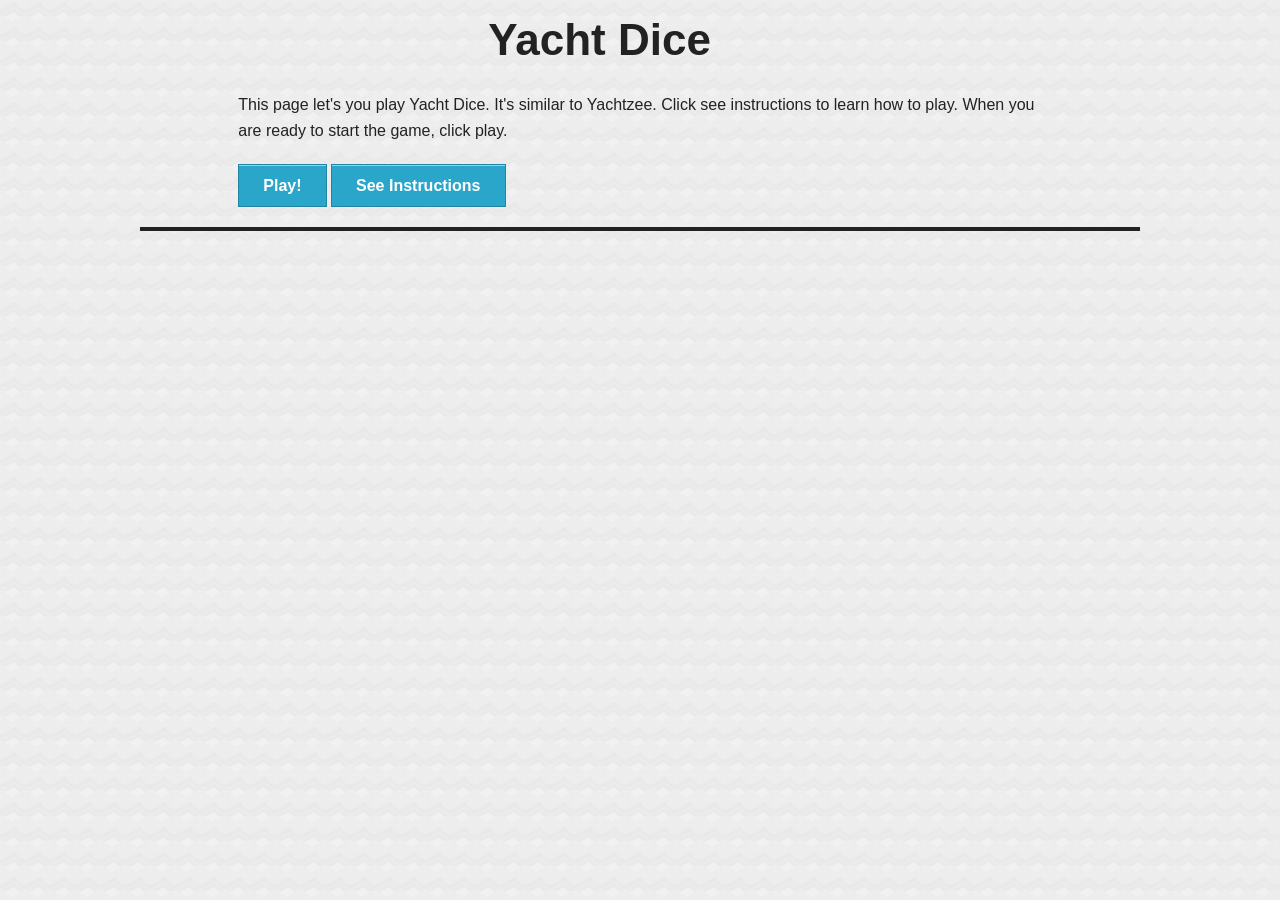
<file: index.html>
<!DOCTYPE HTML>

<html>
	<head>
		<title>Yacht Dice</title>
		<script src="js/jquery-1.10.2.js"></script>
		<script src="js/custom.modernizr.js"></script>
		<script src="js/foundation.min.js"></script>
		<script src="js/scripts.js"></script>
		<link href="css/foundation.css" rel="stylesheet" type="text/css" media="all">
    <link href="css/styles.css" rel="stylesheet" type="text/css" media="all">
	</head>
  <body>
  	<div class='row'>
  		<div class="large-4 small-4 small-centered columns">
  			<h1>Yacht Dice</h1>
  		</div>
  	</div>
  	<div id="lead-paragraph" class='row'>
  		<div class='large-10 small-10 small-offset-1 columns'>
  			<p>This page let's you play Yacht Dice. It's similar to Yachtzee. Click see instructions to learn how to play. When you are ready to start the game, click play.</p>
  		</div>
  	</div>
  	<div class='row'>
  		<div class='small-offset-1 columns'>
	  		<button id='play'>Play!</button>
	  		<button id='see-instructions'>See Instructions</button>
	  	</div>
  	</div>
  	<div id='scoreboard-border' class='row'></div>
  	<div class='row'>
	  	<div class="active-player hiding large-6 small-6 columns">
	  	  <h4 class="player-information">
	  	    Player <span id="current-player-number"></span>&nbsp&nbsp&nbsp&nbsp Round: <span id="current-turn">1</span>
	  	  </h4>
	  	  <div class="board">
          <p id="reroll-instructions" class="hiding">Select dice to re-roll. You can reroll the dice <span id="rerolls-remaining"></span> more time<span id="reroll-plural">s</span>.</p>
	  	    <div class="dice">
	  	      <span id="die0" class="die void"></span>
	  	      <span id="die1" class="die void"></span>
	  	      <span id="die2" class="die void"></span>
	  	      <span id="die3" class="die void"></span>
	  	      <span id="die4" class="die void"></span>
	  	    </div>
	  	    <button id="roll-dice">Roll</button>
          <button id="reroll-dice" class="hiding">Re-roll</button>
	  	    <button id="end-turn">End Turn</button>
	  	  </div>
	  	</div>
	  	<div id="instructions" class='large-6 small-6 columns hiding'>
  			<div class='row'>
  				<h4 class='large-8 small-8 columns'>Yacht Dice Instructions</h4>
  				<h4 class='subheader'><a id='hide-instructions' class='large-4 small-4 columns'>Hide</a></h4>
  			</div>
	  		<p>Yacht is another dice game, similar to the popular game Yahtzee. Each player rolls five dice at a time and hopes for one of the following combinations:</p>
	  		<ul>
	  			<li>four of a kind, worth the sum of the four dice;</li>
	  			<li>full house (three of a kind and a pair), worth 25;</li>
	  			<li>straight (five sequential dice), worth 40; or</li>
	  			<li>yacht (five of a kind), worth 50.</li>
          <li>three of a kind, worth the sum of the three dice;</li>
          <li>small straight (four sequential dice), worth 30 points.</li>
	  		</ul>
	  		<p>Any other combination is worth zero.</p>
	  		<p>The game lasts for thirteen turns.</p>
	  	</div>
	  </div>
  	<script>
  		$(document).foundation();
  	</script>
	</body>
</html>
</file>
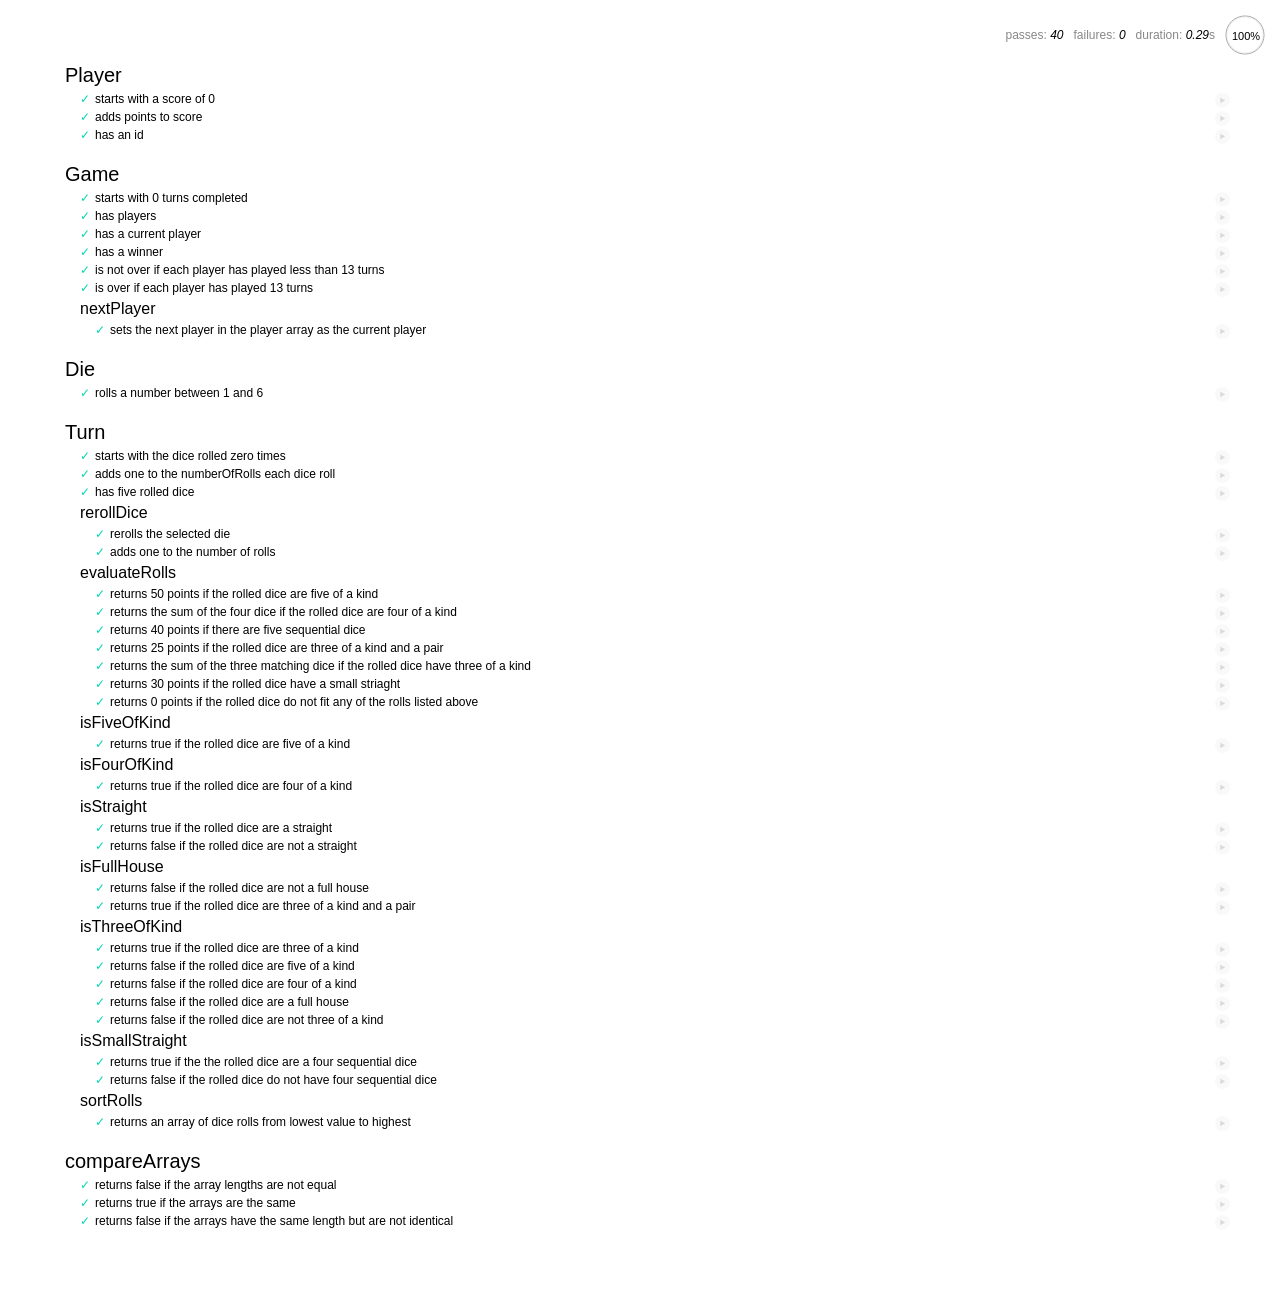
<file: spec/spec-runner.html>
<html>
<head>
  <title>Mocha spec runner</title>
  <link rel="stylesheet" href="mocha.css">
</head>
<body>
  <div id="mocha"></div>
  <script src="../js/jquery-1.10.2.js"></script>
  <script src="../js/scripts.js"></script>
  <script src="mocha.js"></script>
  <script src="chai.js"></script>
  <script>mocha.setup('bdd');</script>
  <script src="specs.js"></script>
  <script src="sinon-1.7.3.js"></script>
  <script>
    should = chai.should();
    mocha.checkLeaks();
    mocha.globals(['jQuery']);
    mocha.run();
  </script>
</body>
</html>
</file>
<file: css/styles.css>
body {
  background-image: url(../img/candyhole.png);
}

#scoreboard-border {
  border-width: 2px;
  border-style: solid;
}

#scoreboard p {
  margin-bottom: 0.25em;
}

.hiding {
  display: none;
}

.selected {
  border: 3px solid green;
  border-radius: 24px;
}

.die {
  width: 78px;
  height: 79px;
  display: inline-block;
  background-image: url('../img/dice-white.svg');
}

.void {
  background-position: -516px, -733px;
}

.one {
  background-position: -42px -734px;
}

.two {
  background-position: -121px -734px;
}

.three {
  background-position: -201px -734px;
}

.four {
  background-position: -279px -734px;
}

.five {
  background-position: -358px -734px;
}

.six {
  background-position: -437px -734px;
}

.not-turn {
  color: green;
}

.is-turn {
  color: red;
}

.active-player {
  margin-top: 15px;
}

#instructions {
  margin-top: 15px
}

.this-player {
  font-size: 20px;
  margin-bottom: 0.2em;
}
</file>
<file: spec/mocha.css>
@charset "utf-8";

body {
  margin:0;
}

#mocha {
  font: 20px/1.5 "Helvetica Neue", Helvetica, Arial, sans-serif;
  margin: 60px 50px;
}

#mocha ul, #mocha li {
  margin: 0;
  padding: 0;
}

#mocha ul {
  list-style: none;
}

#mocha h1, #mocha h2 {
  margin: 0;
}

#mocha h1 {
  margin-top: 15px;
  font-size: 1em;
  font-weight: 200;
}

#mocha h1 a {
  text-decoration: none;
  color: inherit;
}

#mocha h1 a:hover {
  text-decoration: underline;
}

#mocha .suite .suite h1 {
  margin-top: 0;
  font-size: .8em;
}

#mocha .hidden {
  display: none;
}

#mocha h2 {
  font-size: 12px;
  font-weight: normal;
  cursor: pointer;
}

#mocha .suite {
  margin-left: 15px;
}

#mocha .test {
  margin-left: 15px;
  overflow: hidden;
}

#mocha .test.pending:hover h2::after {
  content: '(pending)';
  font-family: arial, sans-serif;
}

#mocha .test.pass.medium .duration {
  background: #C09853;
}

#mocha .test.pass.slow .duration {
  background: #B94A48;
}

#mocha .test.pass::before {
  content: '✓';
  font-size: 12px;
  display: block;
  float: left;
  margin-right: 5px;
  color: #00d6b2;
}

#mocha .test.pass .duration {
  font-size: 9px;
  margin-left: 5px;
  padding: 2px 5px;
  color: white;
  -webkit-box-shadow: inset 0 1px 1px rgba(0,0,0,.2);
  -moz-box-shadow: inset 0 1px 1px rgba(0,0,0,.2);
  box-shadow: inset 0 1px 1px rgba(0,0,0,.2);
  -webkit-border-radius: 5px;
  -moz-border-radius: 5px;
  -ms-border-radius: 5px;
  -o-border-radius: 5px;
  border-radius: 5px;
}

#mocha .test.pass.fast .duration {
  display: none;
}

#mocha .test.pending {
  color: #0b97c4;
}

#mocha .test.pending::before {
  content: '◦';
  color: #0b97c4;
}

#mocha .test.fail {
  color: #c00;
}

#mocha .test.fail pre {
  color: black;
}

#mocha .test.fail::before {
  content: '✖';
  font-size: 12px;
  display: block;
  float: left;
  margin-right: 5px;
  color: #c00;
}

#mocha .test pre.error {
  color: #c00;
  max-height: 300px;
  overflow: auto;
}

#mocha .test pre {
  display: block;
  float: left;
  clear: left;
  font: 12px/1.5 monaco, monospace;
  margin: 5px;
  padding: 15px;
  border: 1px solid #eee;
  border-bottom-color: #ddd;
  -webkit-border-radius: 3px;
  -webkit-box-shadow: 0 1px 3px #eee;
  -moz-border-radius: 3px;
  -moz-box-shadow: 0 1px 3px #eee;
}

#mocha .test h2 {
  position: relative;
}

#mocha .test a.replay {
  position: absolute;
  top: 3px;
  right: 0;
  text-decoration: none;
  vertical-align: middle;
  display: block;
  width: 15px;
  height: 15px;
  line-height: 15px;
  text-align: center;
  background: #eee;
  font-size: 15px;
  -moz-border-radius: 15px;
  border-radius: 15px;
  -webkit-transition: opacity 200ms;
  -moz-transition: opacity 200ms;
  transition: opacity 200ms;
  opacity: 0.3;
  color: #888;
}

#mocha .test:hover a.replay {
  opacity: 1;
}

#mocha-report.pass .test.fail {
  display: none;
}

#mocha-report.fail .test.pass {
  display: none;
}

#mocha-error {
  color: #c00;
  font-size: 1.5em;
  font-weight: 100;
  letter-spacing: 1px;
}

#mocha-stats {
  position: fixed;
  top: 15px;
  right: 10px;
  font-size: 12px;
  margin: 0;
  color: #888;
  z-index: 1;
}

#mocha-stats .progress {
  float: right;
  padding-top: 0;
}

#mocha-stats em {
  color: black;
}

#mocha-stats a {
  text-decoration: none;
  color: inherit;
}

#mocha-stats a:hover {
  border-bottom: 1px solid #eee;
}

#mocha-stats li {
  display: inline-block;
  margin: 0 5px;
  list-style: none;
  padding-top: 11px;
}

#mocha-stats canvas {
  width: 40px;
  height: 40px;
}

#mocha code .comment { color: #ddd }
#mocha code .init { color: #2F6FAD }
#mocha code .string { color: #5890AD }
#mocha code .keyword { color: #8A6343 }
#mocha code .number { color: #2F6FAD }

@media screen and (max-device-width: 480px) {
  #mocha  {
    margin: 60px 0px;
  }

  #mocha #stats {
    position: absolute;
  }
}
</file>
